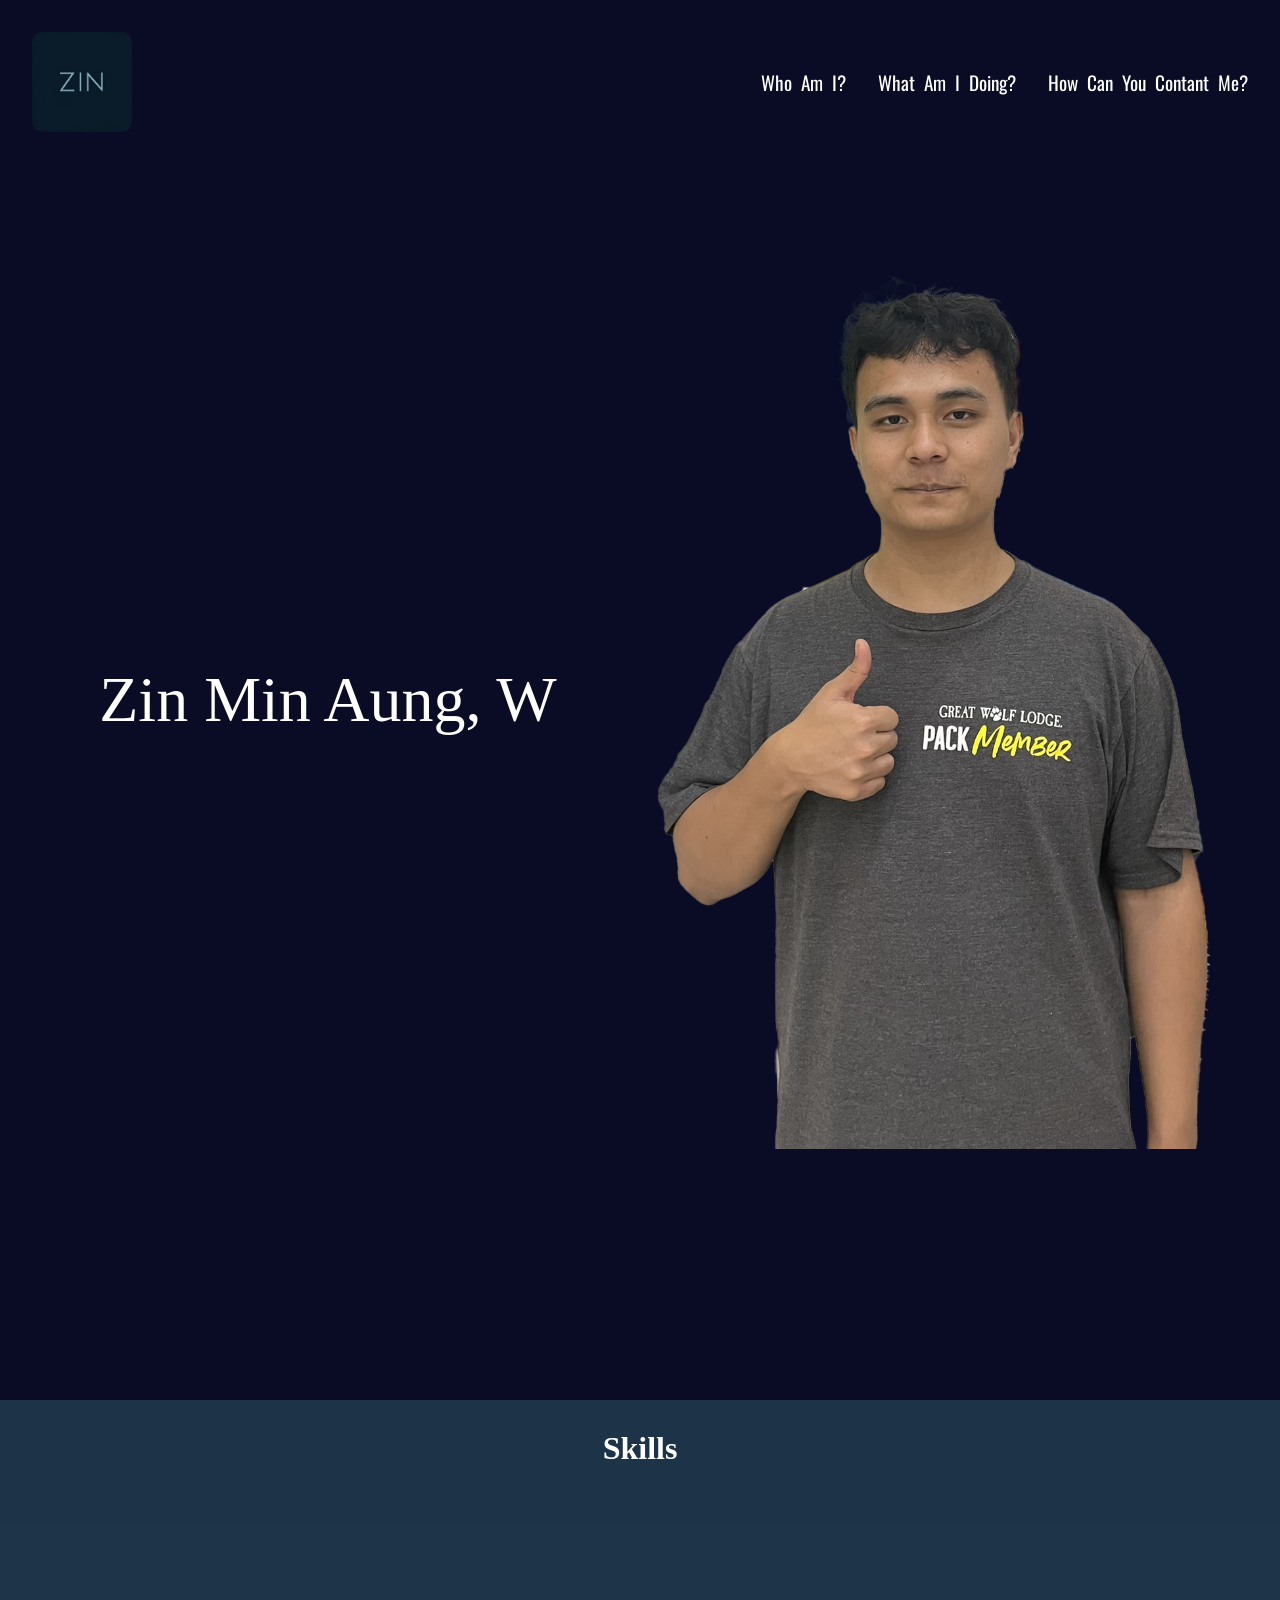
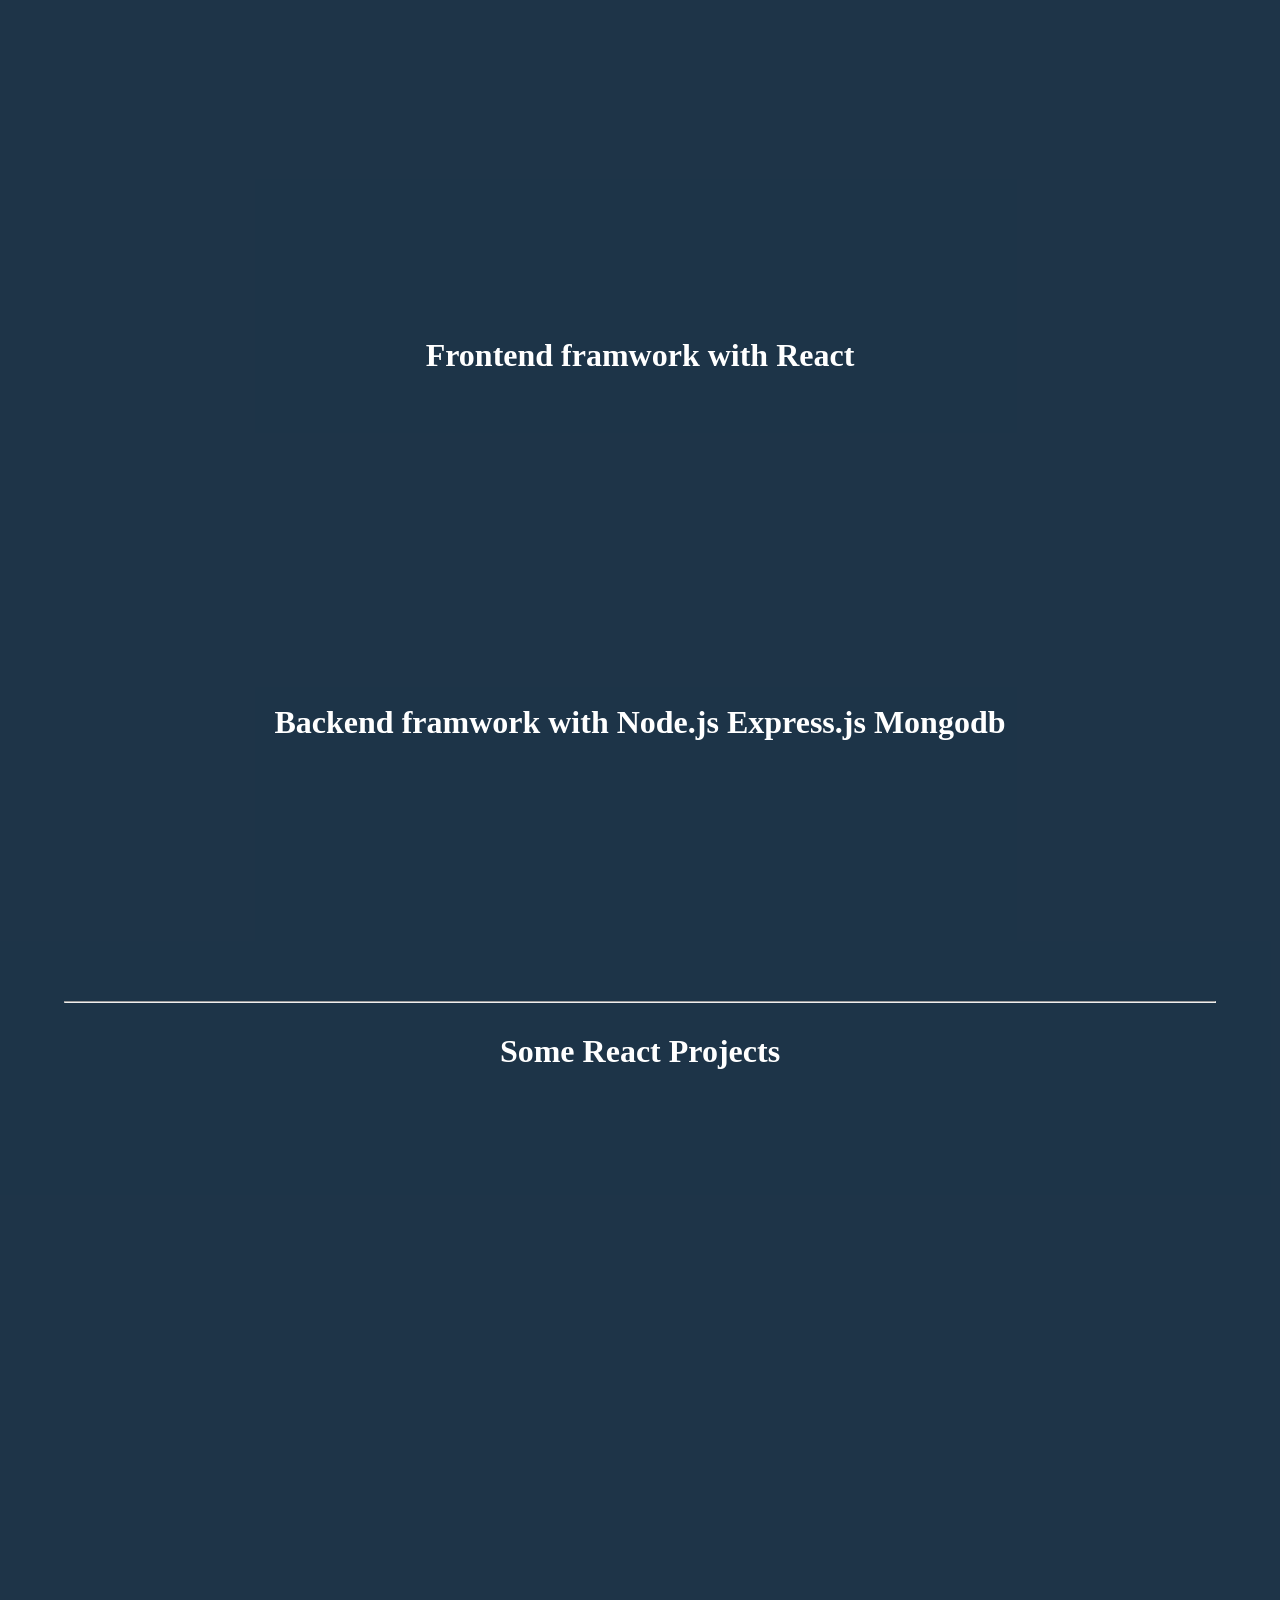
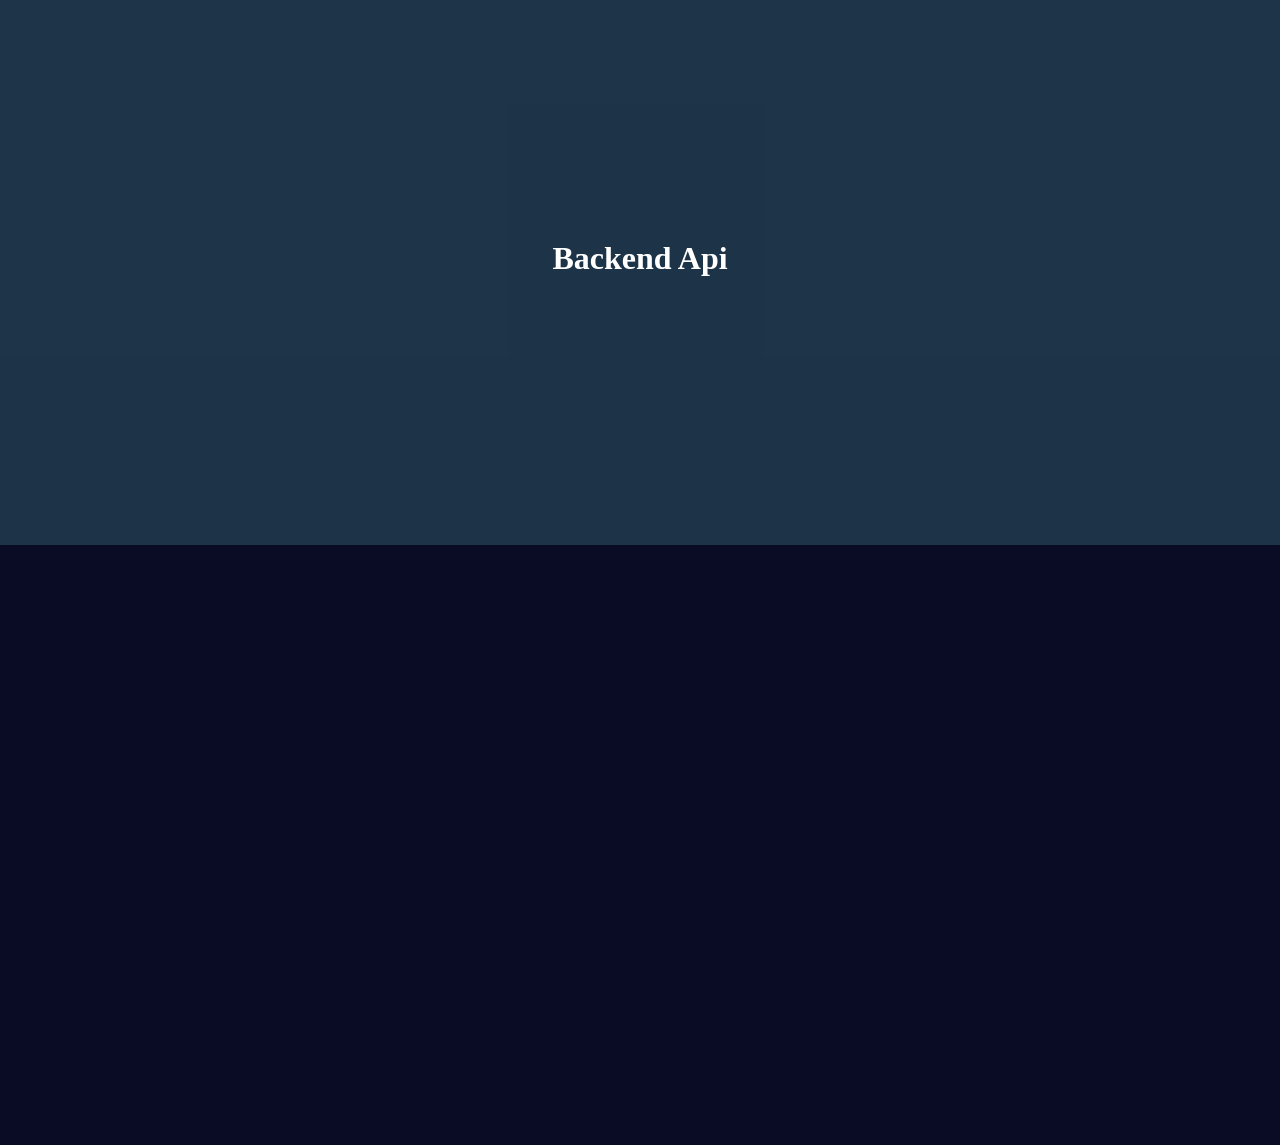
<file: index.html>
<!DOCTYPE html>
<html lang="en">
<head>
    <meta charset="UTF-8">
    <meta name="viewport" content="width=device-width, initial-scale=1.0">
    <title>My Portfolio</title>
    <link rel="stylesheet" href="./src/css/style.css"/>
    <link rel="stylesheet" href="./src/css/nav.css"/>
    <link rel="stylesheet" href="./src/css/skills.css"/>
    <link rel="stylesheet" href="./src/css/profile.css"/>
    <!-- fonts -->
    <link rel="preconnect" href="https://fonts.googleapis.com">
    <link rel="preconnect" href="https://fonts.gstatic.com" crossorigin>
    <link href="https://fonts.googleapis.com/css2?family=Lexend+Mega:wght@100..900&family=Oswald:wght@200..700&display=swap" rel="stylesheet">
    <!-- Script -->
    <script src="./src/scripts/menu-btn.js" defer></script>
    <script src="./src/scripts/animation.js" defer></script>
    <script src="./src/scripts/typewriter.js" defer></script>
</head>
<body>
    <nav>
        <img class="logo" src="./src/imgs/logo.png"/>
        <ul class="desktop">
            <li><a href="#profile-photo">Who Am I?</a></li>
            <li><a href="#projects">What Am I Doing?</a></li>
            <li><a href="#content">How Can You Contant Me?</a></li>
        </ul>
        <div class="mobile menu-btn">
            <span></span>
            <span></span>
            <span></span>
        </div>
        <ul class="mb-nav">
            <li><a href="#profile-photo">Who Am I?</a></li>
            <li><a href="#projects">What Am I Doing?</a></li>
            <li><a href="#content">How Can You Contant Me?</a></li>
        </ul>
    </nav>

    <section class="binner">
        <div>
            <p class="profile-animation" id="typewriter-loop"></p>
        </div>
        <img src="./src/imgs/profile.png" id="profile-photo">
    </section>

    <section class="skills-and-projects"  id="projects">
        <h1>Skills</h1>

        <div class="skills animated skill-container">
            <div class="img-container">
                <img src="./src/imgs/html.png">
                <img src="./src/imgs/css.png">
                <img src="./src/imgs/js.png">
            </div>

            <div class="description">
                <p>I have strong expertise in HTML, CSS, and JavaScript, 
                    building responsive and dynamic web applications with clean, maintainable code.</p>
            </div> 
        </div>

        <div class="skills animated skill-container reverse">
            <div class="img-container">
                <img src="./src/imgs/git.png">
                <img src="./src/imgs/github.png">
            </div>

            <div class="description">
                <p>I have experience with Git and GitHub, efficiently managing version control, 
                    collaborating with teams, and maintaining clean, structured repositories. </p>
            </div> 
        </div>

        <h1>Frontend framwork with React</h1>

        <div class="skills animated skill-container">

            <img src="./src/imgs/react.png">

            <div class="description">
                <p>I have experience building dynamic and interactive web applications with React. 
                    I specialize in creating reusable components, managing state efficiently, and handling API integrations. 
                    I write clean, optimized code while ensuring responsiveness and performance.</p>
            </div> 
        </div>

        <h1>Backend framwork with Node.js Express.js Mongodb</h1>

        <div class="skills animated skill-container reverse">
            <div class="img-container">
                <img src="./src/imgs/node.png">
                <img src="./src/imgs/express.png">
                <img src="./src/imgs/database.png">
            </div>

            <div class="description">
                <p>I develop efficient and scalable backend systems using Node.js, Express.js, and MongoDB. 
                   I design RESTful APIs, handle authentication and authorization, and work with databases to build full-stack applications. </p>
            </div> 
        </div>

        <hr/>

        <h1>Some React Projects</h1>

        <div class="projects animated">
            <a href="https://dreamy-mousse-582bf8.netlify.app/">
                <img src="./src/imgs/dictionary.png"/>
                <span>Dictionary</span>
                <p>Simple React Diction for student using Api and React </p>
            </a>

            <a href="https://harmonious-wisp-6aed60.netlify.app/">
                <img src="./src/imgs/book.png"/>
                <span>E-book</span>
                <p>Book reader with my one of my favorite Book using React </p>
            </a>

            <a href="https://rainbow-liger-0dd066.netlify.app/">
                <img src="./src/imgs/quiz.png"/>
                <span>Mutiple Choice Quiz</span>
                <p>Simple Mutiple Choice Quiz </p>
            </a>

            <a href="https://fluffy-squirrel-42379a.netlify.app/">
                <img src="./src/imgs/calculator.png"/>
                <span>Calculator</span>
                <p>Simple Calculator Using React</p>
            </a>

            <a href="https://deft-muffin-770d37.netlify.app/">
                <img src="./src/imgs/restaurant-building.png"/>
                <span>Demo-Bussiness App</span>
                <p>Bussiness app using React</p>
            </a>
            

        </div>

        <h1>Backend Api</h1>

        <div class="projects animated">
            <a href="https://github.com/AlexZinminaung/ApiToDoList">
                <img src="./src/imgs/api.png"/>
                <span>Restful Api</span>
                <p>Please Check out my github for more infomation</p>
            </a>
        </div>

    </section>

    <section class="content animated" id="content">
            <a href="https://www.facebook.com/profile.php?id=100086689434304">
                <img src="./src/imgs/facebook.png">
                <span>Facebook</span>
            </a>
            <a href="www.linkedin.com/in/zinmin-aung-5773212aa">
                <img src="./src/imgs/linkedin.png">
                <span>linkedin</span>
            </a>
            <a href="mailto:zinminaungalex200311@gmail.com">
                <img src="./src/imgs/gmail.png">
                <span>Email me</span>
            </a>
    </section>
</body>
</html>
</file>
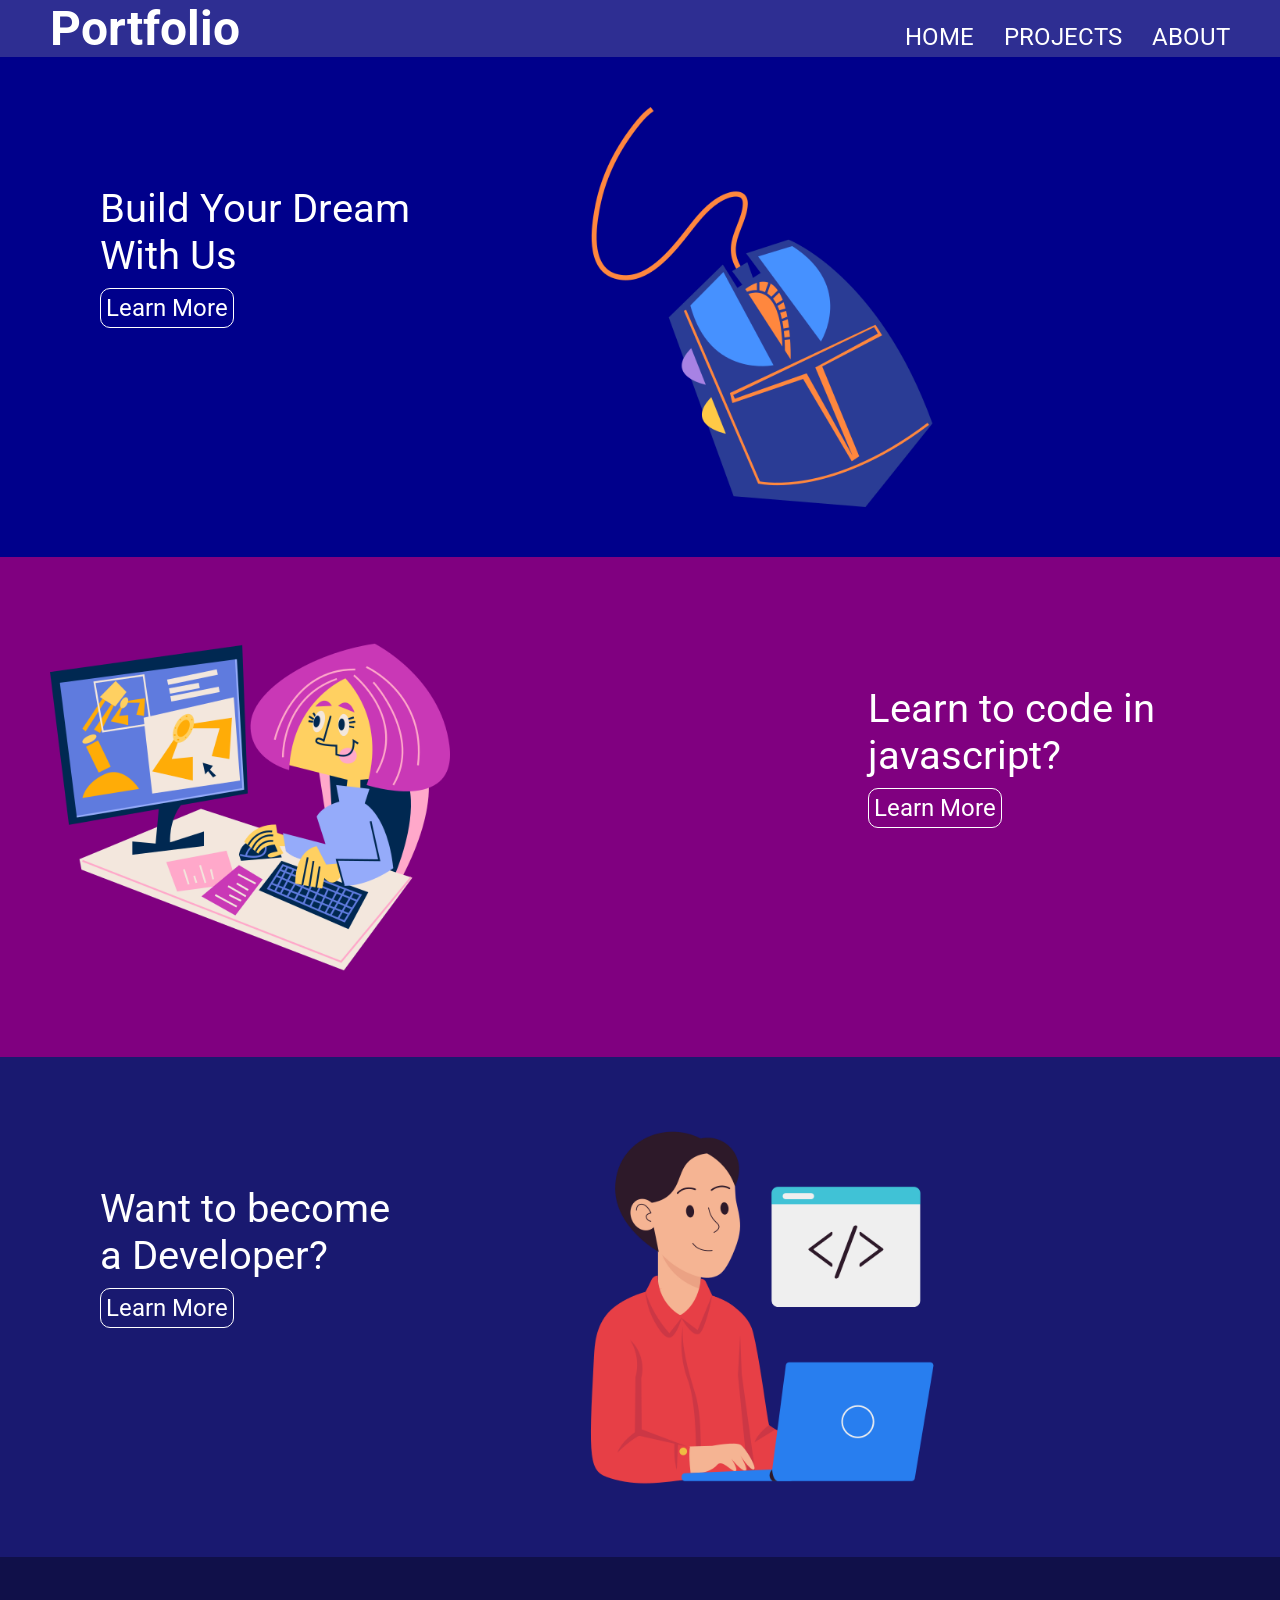
<file: home/index.html>
<!DOCTYPE html>
<html>
    <head>
        <title>Home Page</title>
        <link rel="stylesheet" href="./style.css">
        <link rel="stylesheet" href="https://fonts.googleapis.com/icon?family=Material+Icons">
        <link rel="preconnect" href="https://fonts.googleapis.com">
        <link rel="preconnect" href="https://fonts.gstatic.com" crossorigin>
        <link href="https://fonts.googleapis.com/css2?family=Roboto:wght@400;700&display=swap" rel="stylesheet">
    </head>

    <body>
        <!-- navbar for desktop version -->
        <header class="desktop-navbar">
            <h1>Portfolio</h1>
            <ul>
                <li><a href="#">home</a></li>
                <li><a href="#">projects</a></li>
                <li><a href="#">about</a></li>
            </ul>
        </header>

        <!-- navbar for mobile version -->
        <header class="mobile-navbar">
            <h1>Portfolio</h1>
            <a href="#" id="menu-btn">home</a>
            <div id="menu">
                <ul>
                    <li><a href="#">home</a></li>
                    <li><a href="#">projects</a></li>
                    <li><a href="#">about</a></li>
                </ul>

            </div>
        </header>
        <script src="./script.js"></script>

        <!-- Main faction -->
        <main>
        <section class="binner">
            <div class="caption">
                <p>Build Your Dream With Us</p>
                <a id="learn-more-btn">Learn More</a>
                
            </div>

            <div class="img-container">
                <img src="../images/mouse.png">
            </div>
        </section>

        <section id="expand-div">
           
            <script src="./expand-btn.js"></script>
        </section>

        
        <section class="binner hero1">
            <div class="caption">
                <p>Learn to code in javascript?</p>
                <a href="#" id="learn-more-btn">Learn More</a>
            </div>

            <div class="img-container">
                <img src="../images/computer-engineer.png">
            </div>
        </section>



        <section class="binner hero2">
            <div class="caption">
                <p>Want to become a Developer?</p>
                <a href="#" id="learn-more-btn">Learn More</a>
            </div>

            <div class="img-container">
                <img src="../images/developer.png">
            </div>
        </section>
    </main>
        <!-- footer section -->
        <footer>
            
        </footer>

    </body>
</html>
</file>
<file: src/css/style.css>
* {
    padding: 0;
    margin: 0;
    box-sizing: border-box;
    color: white;
}

body {
    background-color: #090c24;
}

html {
    scroll-behavior: smooth;
  }



  /* animation */

  .animated {
    opacity: 0;
    transition: all 2s;
    filter: blur(5px);
    transform: translateX(-100%);
  }

  .show {
    opacity: 1;
    filter: blur(0px);
    transform: translateX(0);
  }

  hr {
    width: 90%;
    margin: auto;
  }
</file>
<file: src/css/nav.css>
nav {
    padding: 2rem;
    width: 100%;
    display: flex;
    justify-content: space-between;
    align-items: center;
    position: relative;
    position:fixed;
    z-index: 3;
}

.logo {
    width: 100px;
    border-radius: 10px;
    margin-right: 10px;
}

nav ul {
    list-style-type: none;
    display: flex;
    gap: 2rem;
    justify-content: end;
    font-family: Oswald;
    font-size: 1.2rem;
    word-spacing: 5px;
}

nav ul a {
    text-decoration: none;
}

nav ul a:hover {
   color: aqua;
   text-decoration: underline; 
}

nav div {
    width: 30px;
    height: 30px;
    display: flex;
    flex-direction: column;
    gap: 0.5rem;
    border-top-left-radius: 5px;
    border-bottom-right-radius: 5px;
    overflow: hidden;
}


nav div span {
    width: 100%;
    height: inherit;
    background-color: white;
}

.mobile {
    display: none;
}


.mb-nav {
    position: absolute;
    top: 100%;
    left: 0px;
    flex-direction: column;
    width: 100%;
    align-items: center;
    display: none;
    gap: 0;
    background-color: #555ea0bf;
    z-index: 2;
    box-shadow: rgba(50, 50, 93, 0.25) 0px 13px 27px -5px, rgba(0, 0, 0, 0.3) 0px 8px 16px -8px;

}

.mb-nav li {
    width: 100%;
    padding: 10px;
    padding-left: 20%;
}


/* binner */
.binner {
    display: flex;
    align-items: center;
    padding: 1rem;
    height: 1400px;
 }
 
 .binner p {
     font-size: 4rem;
     text-transform: capitalize;
     text-align: center;
 }


 .binner div {
    width: 50%;
 }
 
 #profile-photo {
     width: 600px;
 
 }



@media screen and (max-width: 600px) {
    .mobile {
        display: flex;
    }
    .desktop {
        display: none;
    }
    .logo {
        width: 50px;
    }

    .binner {
        height: 800px;
    }

    .binner p {
        font-size: 1.5rem !important;
    }
    
    #profile-photo {
        width: 250px !important;
    }

    .skill-container {
        flex-direction: column;
        width: 100%;
    }
    .skill-container .img-container {
        width: 100% !important;
        padding: 0;
        flex-direction: row;
    }



    .skill-container .description {
        width: 100% !important;
        padding: 0;
    }
}


@media screen and (min-width: 600px)
{
    .mb-nav 
    {
        display: none !important;
    }
}



@media screen and (max-width: 900px) {
    .binner p {
        font-size: 2.5rem;
        text-transform: capitalize;
        text-align: center;
    }
    
    #profile-photo {
        width: 400px;
    
    }
}
</file>
<file: src/css/skills.css>
.skills-and-projects
{
    background-color: #3e738064;
    min-height: 700px;

}

.skills-and-projects h1  {
    text-align: center;
    font-size: 2rem;
    padding-top: 30px;
   
}

.skills-and-projects p {
    font-size: 1.5rem;
    text-align: center;
    text-transform: capitalize;
    line-height: 2.5rem;
    word-spacing: 0.5rem;

}

.skills {
    display: flex;
    justify-content: center;
    align-items: center;
    flex-wrap: wrap;


}

.skills img {
    background-color: #e5e6eb;
    border-radius: 10px;

}

.projects {
    display: flex;
    justify-content: center;
    gap: 2rem;
    flex-wrap: wrap;
    padding: 2rem;

}

.projects a {
    display: flex;
    flex-direction: column;
    justify-content: center;
    align-items: center;
    gap: 1rem;
    text-decoration: none;
    margin: 2rem;
}


.projects img {
    width: 50px;
}

.skill-container {
    display: flex;
    justify-content: center;
    padding: 50px;
    gap: 10px
}

.reverse {
    flex-direction: row-reverse;
}

.skill-container .img-container {
    width: 30%;
    display: flex;
    gap: 2rem;
    flex-wrap: wrap;
    justify-content: center;
}

.skill-container .description {
    width: 60%;
    
}
</file>
<file: src/css/profile.css>
.content {
    display: flex;
    height: 600px;
    justify-content: center;
    align-items: center;
    gap: 2rem;
}

.content a {
    display: flex;
    flex-direction: column;
    gap: 1rem;
    justify-content: center;
    align-items: center;
    width: 80px;
    height: auto;
}

.content a img {
  width: 100%;
  display: block;

}

.content a span {
    color: rgb(231, 240, 240);
}

.profile-animation {
    animation-name:fadeIn;
    animation-duration:5s
}


@keyframes fadeIn {
0% {
  opacity:0%;
  scale: 60%;

}
100% {
  opacity:100%;
}

}
</file>
<file: home/style.css>
* {
    box-sizing: border-box;
    padding: 0px;
    margin: 0px;
    font-family: 'Roboto';

}

body {
    background-color: midnightblue;
}


a {
    cursor: pointer;
}
/* NavBar Section */

/* for desktop navbar */
.desktop-navbar {
    background-color: rgb(46,46, 146);
    display: flex;
    justify-content: space-between;
    align-items: baseline;
    color: white;
    font-size: 1.5rem;
    padding: 0px 50px;
}

.desktop-navbar ul {
    display: flex;
    align-items: baseline;
    list-style-type: none;

}

.desktop-navbar a {
    text-decoration: none;
    color: white;
    text-transform: uppercase;
    margin: 10px 30px;
    margin-right: 0px;
}

.desktop-navbar a:hover {
    text-decoration: underline;
}


/* for mobile navbar */
.mobile-navbar {
    display: none;
    background-color: rgb(46,46, 146);
    justify-content: space-between;
    padding: 0px 50px;
    color: white;
    padding-top: 10px;
    padding-bottom: 10px;

}

/* setting mobile menu btn */
#menu-btn {
    color: white;
    border: 2px solid white;
    padding: 5px 15px;
    text-decoration: none;
    text-transform: uppercase;
    z-index: 3;


}

/* setting mobile menu display none */

#menu {
    display: none;
    position: absolute;
    top:58px;
    left: 0px;
    z-index: 2;
    flex-direction: column;
    width: 100%;
    background-color: rgba(255, 255, 255, 0.3);
    text-align: center;
    

}

#menu ul {
    list-style-type: none;

}

#menu a {
    text-decoration: none;
    text-transform: uppercase;
    color: black;
    font-size: 1.5rem;
    padding: 20px;
    display: block;
}

#menu a:hover {
    background-color: rgba(0, 0, 0, 0.3);
}



@media only screen and (max-width: 600px) and (orientation: portrait){
    .mobile-navbar {
        display: flex;
    }
    .desktop-navbar {
        display: none;
    }
}


/* Main section */
main {
    /*nothing to motify yet  */


}

/* binner section for desktop */
.binner {
    display: flex;
    justify-content: space-evenly;
    background-color: darkblue;

}


.binner .caption {
    padding: 100px;
    padding-top: 10%;
    width: 40%;
    font-size: 2.5rem;
    flex-shrink: 1;
    color: white;
    
    
}

.binner #learn-more-btn {
    font-size: 1.5rem;
    color: white;
    text-align: center;
    border: 1px solid white;
    border-radius: 10px;
    padding: 5px;
    text-decoration: none;
    margin: auto;
    transition: all 0.5s;
}

#learn-more-btn:hover {
    background-color: rgba(255,255,255,0.3);
    color: black;
    border-color: black;
    
}


.binner .img-container {
    width: 60%;
    padding: 50px;
    overflow: hidden;
    flex-shrink: 1.5;
    

}


.img-container img {
    width: 100%;
    max-width: 400px;
    height: auto;
    display: block;
}


#expand-div {
    width: 100%;
    height: 0px;
    background-color: rgb(85, 125, 135);
    transition: all 0.4s;
}

/* binner hero 1 */
.hero1 {
    flex-direction: row-reverse !important;
    background-color: purple;
}

.hero2 {
    background-color: midnightblue;
}



/* binnner for mobile */

@media only screen and (max-width: 600px) and (orientation: portrait){
    .binner {
        flex-direction: column-reverse;
        
    }

    .binner .caption {
        width: 100%;
    }

    .binner .img-container {
        width: 100%;
    }

    .hero1 {
        flex-direction: column-reverse !important;
    }
}



/* footer section */

footer {
    min-height: 300px;
    background-color: rgba(0, 0, 0, 0.35);
}
</file>
